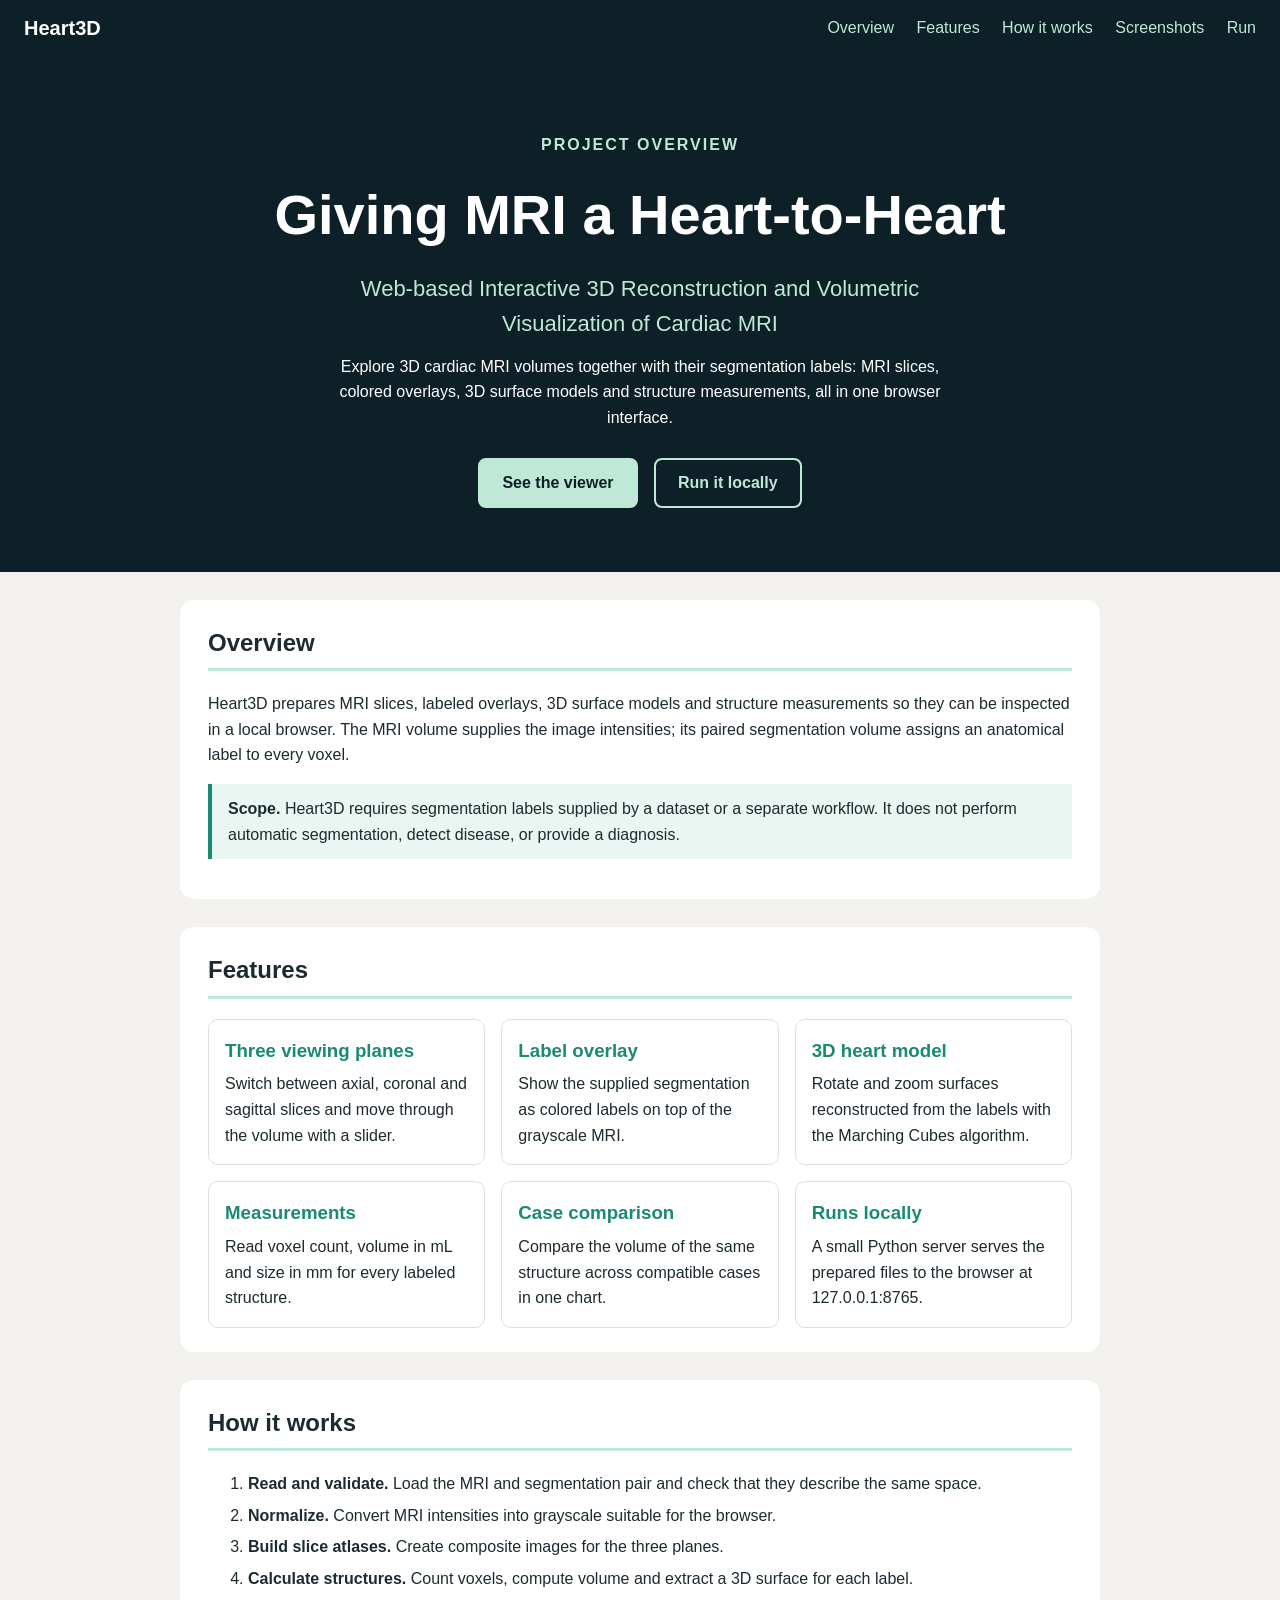
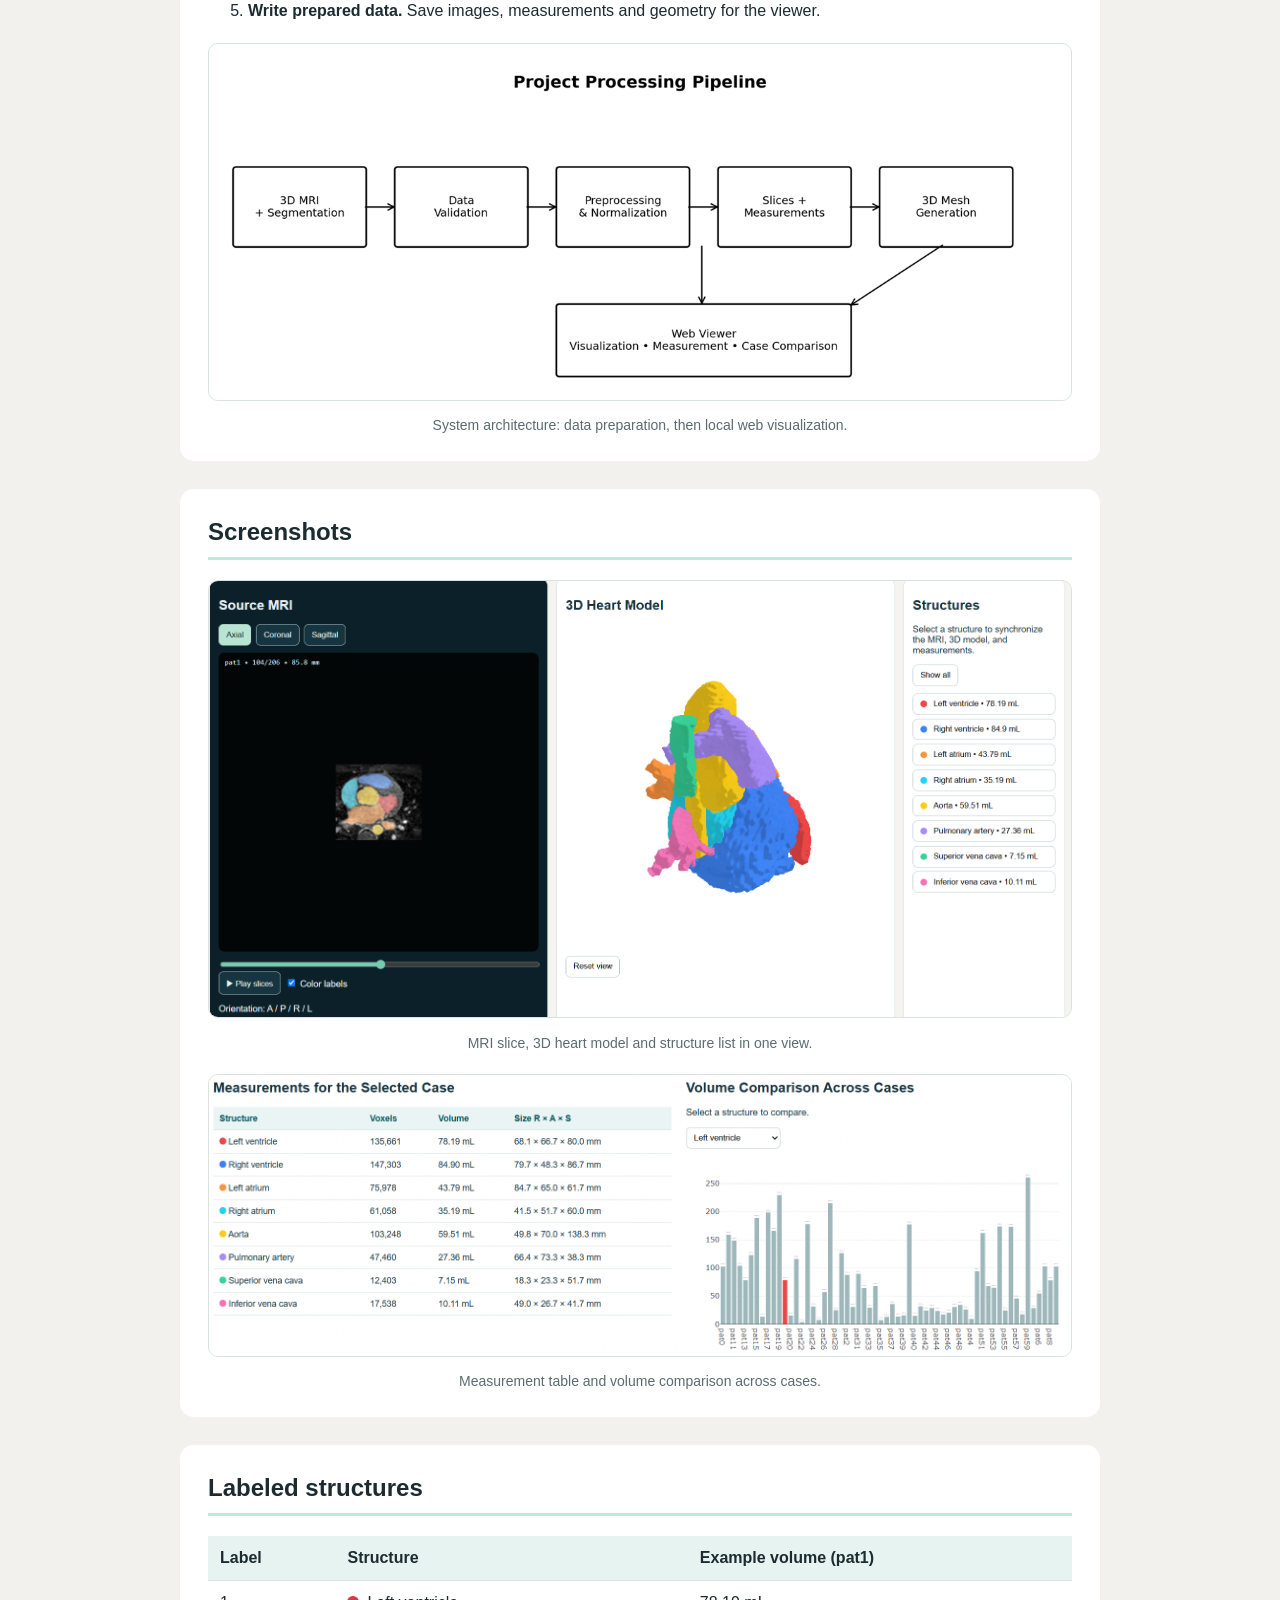
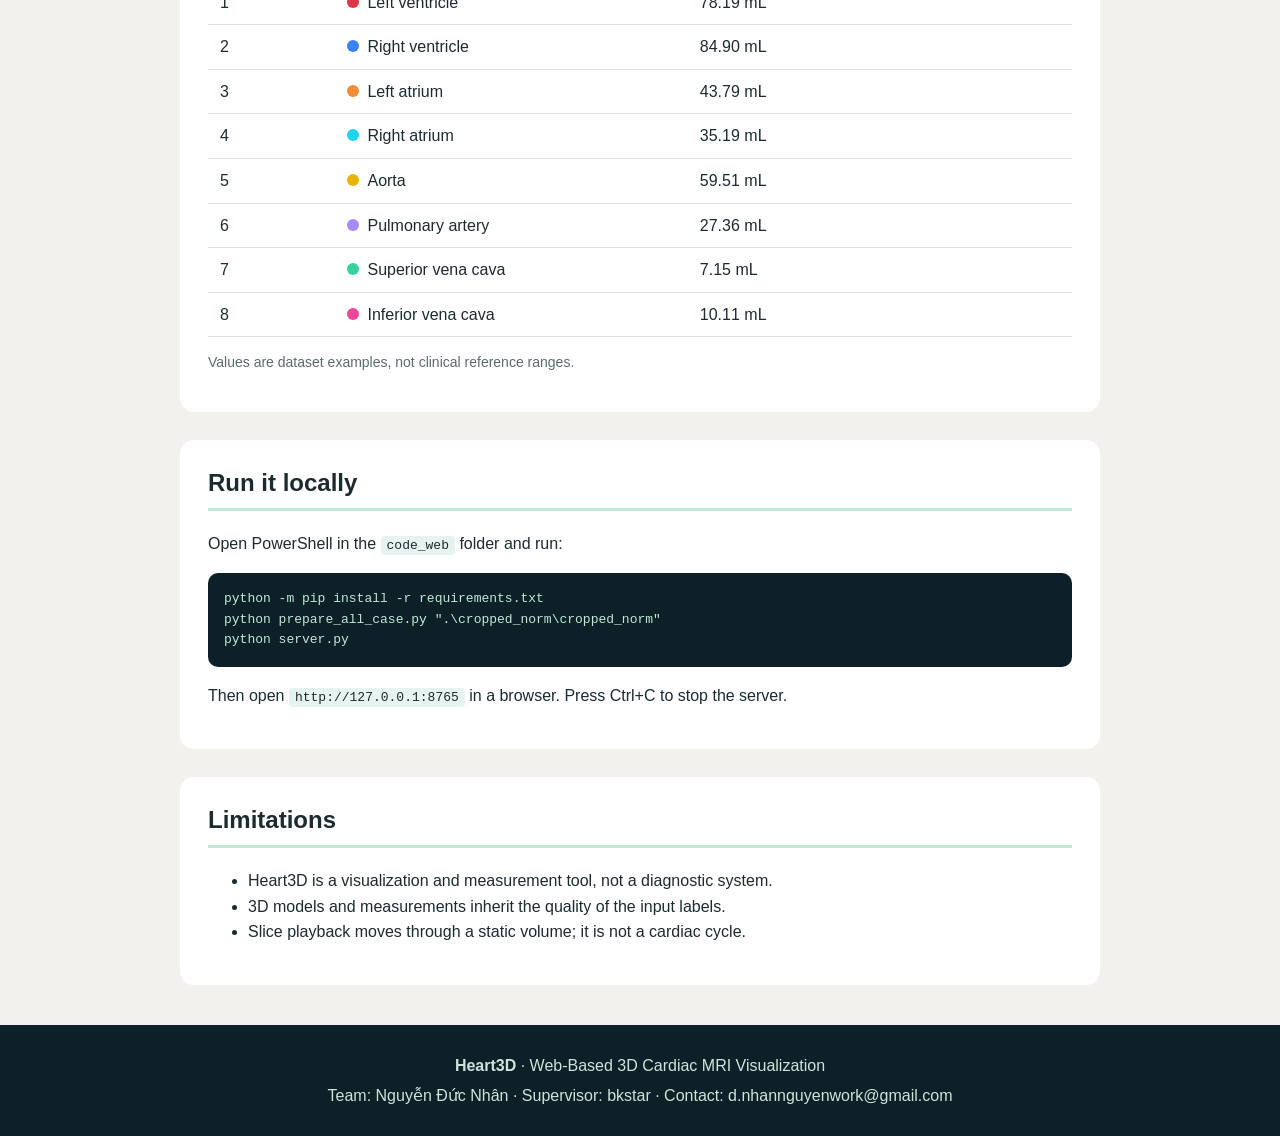
<file: index.html>
<!DOCTYPE html>
<html lang="en">
<head>
  <meta charset="UTF-8">
  <meta name="viewport" content="width=device-width, initial-scale=1.0">
  <title>Giving MRI a Heart-to-Heart | Cardiac MRI Visualization</title>
  <meta name="description"
        content="Heart3D: a web-based system for exploring 3D cardiac MRI volumes.">
  <link rel="stylesheet" href="GH_style.css">
</head>
<body>
 
  <!-- 1. THANH MENU: mỗi link nhảy tới một mục có id tương ứng -->
  <header class="topbar">
    <a class="brand" href="#top">Heart3D</a>
    <nav>
      <a href="#overview">Overview</a>
      <a href="#features">Features</a>
      <a href="#how">How it works</a>
      <a href="#screens">Screenshots</a>
      <a href="#run">Run</a>
    </nav>
  </header>
 
  <!-- 2. PHẦN MỞ ĐẦU: tên dự án + một câu mô tả -->
  <section class="hero" id="top">
    <p class="tag">PROJECT OVERVIEW</p>
    <h1>Giving MRI a Heart-to-Heart</h1>
    <p class="lead">Web-based Interactive 3D Reconstruction and Volumetric Visualization of Cardiac MRI</p>
    <p>Explore 3D cardiac MRI volumes together with their segmentation labels:
       MRI slices, colored overlays, 3D surface models and structure measurements,
       all in one browser interface.</p>
    <a class="btn" href="#screens">See the viewer</a>
    <a class="btn ghost" href="#run">Run it locally</a>
  </section>
 
  <main>
 
    <!-- 3. GIỚI THIỆU -->
    <section id="overview">
      <h2>Overview</h2>
      <p>Heart3D prepares MRI slices, labeled overlays, 3D surface models and
         structure measurements so they can be inspected in a local browser.
         The MRI volume supplies the image intensities; its paired segmentation
         volume assigns an anatomical label to every voxel.</p>
      <p class="note"><strong>Scope.</strong> Heart3D requires segmentation labels
         supplied by a dataset or a separate workflow. It does not perform automatic
         segmentation, detect disease, or provide a diagnosis.</p>
    </section>
 
    <!-- 4. TÍNH NĂNG: mỗi thẻ <article> là một ô -->
    <section id="features">
      <h2>Features</h2>
      <div class="grid">
        <article class="card">
          <h3>Three viewing planes</h3>
          <p>Switch between axial, coronal and sagittal slices and move through
             the volume with a slider.</p>
        </article>
        <article class="card">
          <h3>Label overlay</h3>
          <p>Show the supplied segmentation as colored labels on top of the
             grayscale MRI.</p>
        </article>
        <article class="card">
          <h3>3D heart model</h3>
          <p>Rotate and zoom surfaces reconstructed from the labels with the
             Marching Cubes algorithm.</p>
        </article>
        <article class="card">
          <h3>Measurements</h3>
          <p>Read voxel count, volume in mL and size in mm for every labeled
             structure.</p>
        </article>
        <article class="card">
          <h3>Case comparison</h3>
          <p>Compare the volume of the same structure across compatible cases
             in one chart.</p>
        </article>
        <article class="card">
          <h3>Runs locally</h3>
          <p>A small Python server serves the prepared files to the browser at
             127.0.0.1:8765.</p>
        </article>
      </div>
    </section>
 
    <!-- 5. CÁCH HOẠT ĐỘNG: danh sách đánh số + sơ đồ -->
    <section id="how">
      <h2>How it works</h2>
      <ol class="steps">
        <li><strong>Read and validate.</strong> Load the MRI and segmentation
            pair and check that they describe the same space.</li>
        <li><strong>Normalize.</strong> Convert MRI intensities into grayscale
            suitable for the browser.</li>
        <li><strong>Build slice atlases.</strong> Create composite images for
            the three planes.</li>
        <li><strong>Calculate structures.</strong> Count voxels, compute volume
            and extract a 3D surface for each label.</li>
        <li><strong>Write prepared data.</strong> Save images, measurements and
            geometry for the viewer.</li>
      </ol>
      <figure>
        <img src="image/architecture.png" alt="Heart3D system architecture">
        <figcaption>System architecture: data preparation, then local web
                    visualization.</figcaption>
      </figure>
    </section>
 
    <!-- 6. HÌNH ẢNH SẢN PHẨM: ảnh nằm trong thư mục image/ -->
    <section id="screens">
      <h2>Screenshots</h2>
      <figure>
        <img src="image/viewer.png" alt="Heart3D viewer with MRI slice and 3D model">
        <figcaption>MRI slice, 3D heart model and structure list in one
                    view.</figcaption>
      </figure>
      <figure>
        <img src="image/measurements.png" alt="Measurement table and volume chart">
        <figcaption>Measurement table and volume comparison across
                    cases.</figcaption>
      </figure>
    </section>
 
    <!-- 7. BẢNG CẤU TRÚC TIM: dùng thẻ <table> -->
    <section id="structures">
      <h2>Labeled structures</h2>
      <table>
        <tr><th>Label</th><th>Structure</th><th>Example volume (pat1)</th></tr>
        <tr><td>1</td><td><i class="dot c1"></i>Left ventricle</td><td>78.19 mL</td></tr>
        <tr><td>2</td><td><i class="dot c2"></i>Right ventricle</td><td>84.90 mL</td></tr>
        <tr><td>3</td><td><i class="dot c3"></i>Left atrium</td><td>43.79 mL</td></tr>
        <tr><td>4</td><td><i class="dot c4"></i>Right atrium</td><td>35.19 mL</td></tr>
        <tr><td>5</td><td><i class="dot c5"></i>Aorta</td><td>59.51 mL</td></tr>
        <tr><td>6</td><td><i class="dot c6"></i>Pulmonary artery</td><td>27.36 mL</td></tr>
        <tr><td>7</td><td><i class="dot c7"></i>Superior vena cava</td><td>7.15 mL</td></tr>
        <tr><td>8</td><td><i class="dot c8"></i>Inferior vena cava</td><td>10.11 mL</td></tr>
      </table>
      <p class="small">Values are dataset examples, not clinical reference ranges.</p>
    </section>
 
    <!-- 8. CÁCH CHẠY: thẻ <pre> giữ nguyên xuống dòng của lệnh -->
    <section id="run">
      <h2>Run it locally</h2>
      <p>Open PowerShell in the <code>code_web</code> folder and run:</p>
<pre>python -m pip install -r requirements.txt
python prepare_all_case.py ".\cropped_norm\cropped_norm"
python server.py</pre>
      <p>Then open <code>http://127.0.0.1:8765</code> in a browser.
         Press Ctrl+C to stop the server.</p>
    </section>
 
    <!-- 9. GIỚI HẠN -->
    <section id="limits">
      <h2>Limitations</h2>
      <ul>
        <li>Heart3D is a visualization and measurement tool, not a diagnostic
            system.</li>
        <li>3D models and measurements inherit the quality of the input
            labels.</li>
        <li>Slice playback moves through a static volume; it is not a cardiac
            cycle.</li>
      </ul>
    </section>
 
  </main>
 
  <!-- 10. CHÂN TRANG: sửa thông tin nhóm của bạn ở đây -->
  <footer>
    <p><strong>Heart3D</strong> · Web-Based 3D Cardiac MRI Visualization</p>
    <p>Team: Nguyễn Đức Nhân · Supervisor: bkstar · Contact: d.nhannguyenwork@gmail.com</p>
  </footer>
 
</body>
</html>
</file>
<file: GH_style.css>
/* ===== 1. MÀU SẮC DÙNG CHUNG: đổi màu ở đây là đổi cả trang ===== */
:root {
  --dark: #0d2027;    /* nền tối */
  --green: #1a8a72;   /* màu nhấn */
  --mint: #bfe8d6;    /* xanh nhạt */
  --bg: #f2f1ee;      /* nền trang */
  --text: #1c2b30;    /* màu chữ */
}
 
/* ===== 2. THIẾT LẬP CHUNG ===== */
* { box-sizing: border-box; }
html { scroll-behavior: smooth; }
body {
  margin: 0;
  font-family: Arial, Helvetica, sans-serif;
  line-height: 1.6;
  color: var(--text);
  background: var(--bg);
}
img { max-width: 100%; height: auto; }
 
/* ===== 3. THANH MENU ===== */
.topbar {
  position: sticky; top: 0;
  display: flex; flex-wrap: wrap;
  justify-content: space-between; align-items: center;
  padding: 12px 24px;
  background: var(--dark);
}
.brand { color: #fff; font-size: 20px; font-weight: bold; text-decoration: none; }
nav a { color: var(--mint); margin-left: 18px; text-decoration: none; }
nav a:hover { color: #fff; }
 
/* ===== 4. PHẦN MỞ ĐẦU ===== */
.hero {
  padding: 64px 24px;
  text-align: center;
  color: #fff;
  background: var(--dark);
}
.hero h1 { margin: 0; font-size: 56px; }
.hero p { max-width: 640px; margin: 12px auto; }
.tag { color: var(--mint); font-weight: bold; letter-spacing: 2px; }
.lead { font-size: 22px; color: var(--mint); }
.btn {
  display: inline-block; margin: 16px 6px 0; padding: 10px 22px;
  border: 2px solid var(--mint); border-radius: 8px;
  background: var(--mint); color: var(--dark);
  font-weight: bold; text-decoration: none;
}
.btn.ghost { background: transparent; color: var(--mint); }
 
/* ===== 5. CÁC MỤC NỘI DUNG ===== */
main { max-width: 960px; margin: 0 auto; padding: 0 20px 40px; }
section { scroll-margin-top: 60px; }
main section {
  margin-top: 28px; padding: 24px 28px;
  background: #fff; border-radius: 14px;
}
h2 { margin-top: 0; padding-bottom: 6px; border-bottom: 3px solid var(--mint); }
.note { padding: 12px 16px; border-left: 4px solid var(--green); background: #eaf6f1; }
.small { font-size: 14px; color: #5b6b70; }
 
/* ===== 6. LƯỚI THẺ TÍNH NĂNG: tự xuống hàng khi màn hình hẹp ===== */
.grid {
  display: grid; gap: 16px;
  grid-template-columns: repeat(auto-fit, minmax(240px, 1fr));
}
.card { padding: 16px; border: 1px solid #d9e2df; border-radius: 10px; }
.card h3 { margin: 0 0 6px; color: var(--green); }
.card p { margin: 0; }
 
/* ===== 7. HÌNH ẢNH, BẢNG, KHỐI LỆNH ===== */
figure { margin: 20px 0 0; }
figure img { border: 1px solid #d9e2df; border-radius: 10px; }
figcaption { margin-top: 6px; font-size: 14px; text-align: center; color: #5b6b70; }
.steps li { margin-bottom: 6px; }
table { width: 100%; border-collapse: collapse; }
th, td { padding: 9px 12px; text-align: left; border-bottom: 1px solid #d9e2df; }
th { background: #e7f3f1; }
.dot {
  display: inline-block; width: 12px; height: 12px;
  margin-right: 8px; border-radius: 50%;
}
.c1 { background: #dc3545; }  .c2 { background: #3b82f6; }
.c3 { background: #f08c3a; }  .c4 { background: #22d3ee; }
.c5 { background: #eab308; }  .c6 { background: #a78bfa; }
.c7 { background: #34d399; }  .c8 { background: #ec4899; }
code { padding: 2px 6px; border-radius: 4px; background: #e7f3f1; }
pre {
  padding: 16px; overflow-x: auto; border-radius: 10px;
  background: var(--dark); color: var(--mint);
}
 
/* ===== 8. CHÂN TRANG ===== */
footer { padding: 24px; text-align: center; background: var(--dark); color: #cfe3dc; }
footer p { margin: 4px 0; }
 
/* ===== 9. ĐIỆN THOẠI: màn hình hẹp hơn 600px ===== */
@media (max-width: 600px) {
  .hero h1 { font-size: 40px; }
  .topbar { justify-content: center; padding: 10px 12px; }
  nav { width: 100%; text-align: center; }
  nav a { margin: 0 6px; font-size: 13px; }
  main section { padding: 18px; }
}
</file>
